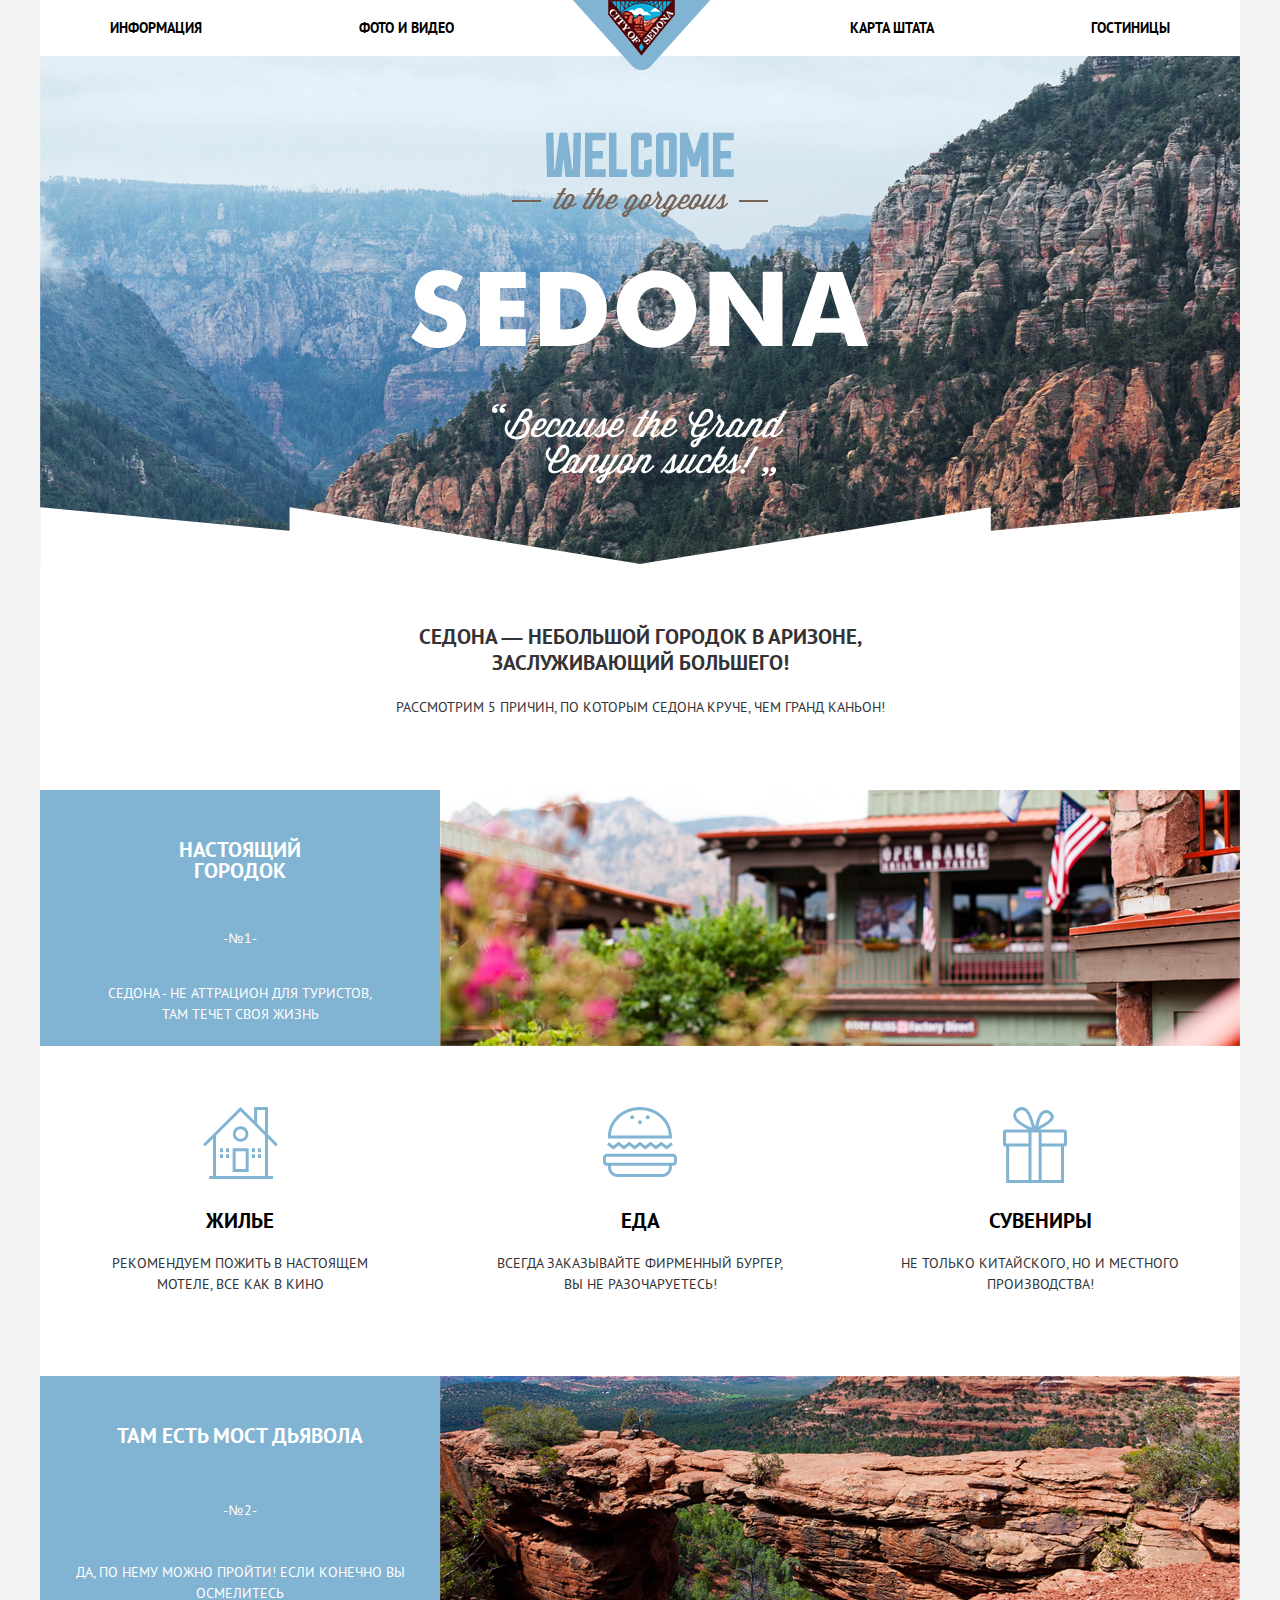
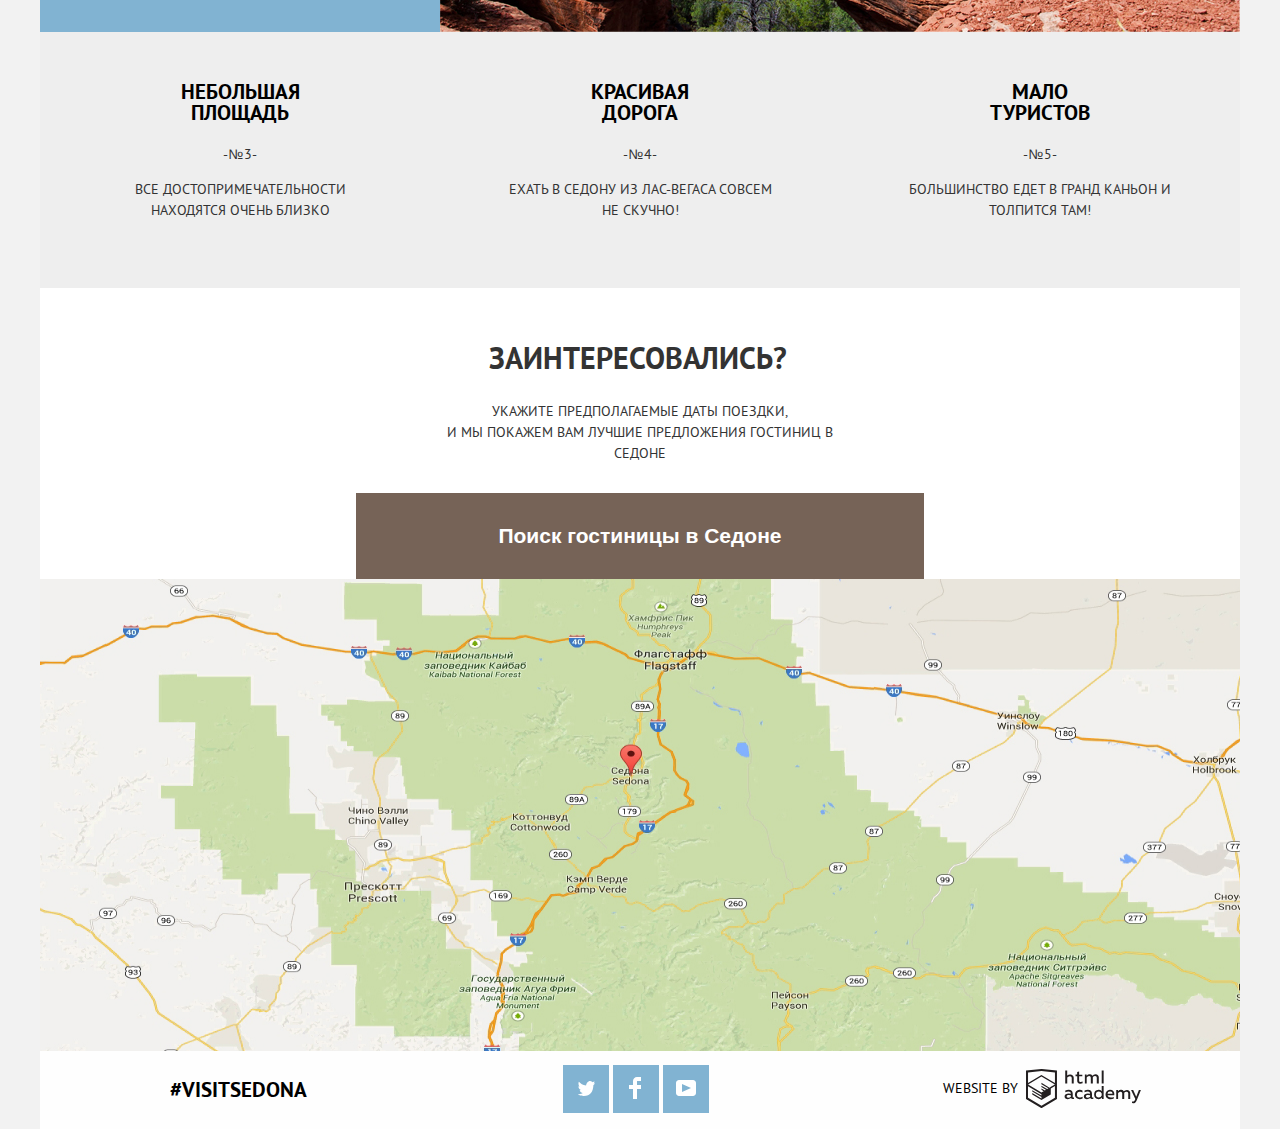
<file: index.html>
<!DOCTYPE html>
<html lang="ru">
  <head>
    <meta charset="utf-8">
    <title>Седона</title>
    <link rel="stylesheet" href="css/normalize.css">
    <link rel="stylesheet" href="css/style.css">
  </head>
  <body>
    <div class="dark"></div>
    <header class="header-main">
      <a class="header-main-logo"><img src="img/img-logo.png"  width="138px" height="70px" alt="Логотип Седона"></a>
      <ul class="site-navigation">
        <li><a href="#">Информация</a></li>
        <li><a href="#">Фото и видео</a></li>
        <li><a href="#">Карта штата</a></li>
        <li><a href="catalog.html">Гостиницы</a></li>
      </ul>
    </header>
    <main>

      <header class="page-header">
        <img src="img/img-top-index.jpg"   alt="Sedona">
      </header>
      <section class="feature">
        <section class="description">
          <p>СЕДОНА — небольшой городок в Аризоне, <br> заслуживающий большего! </p>
          <p>Рассмотрим 5 причин, по которым Седона круче, чем гранд каньон!</p>
        </section>
        <ul class="feature-list">
          <li class="feature-list-town">
            <section class="feature-list-townsec">
              <h3>Настоящий <br> городок</h3>
              <p>-№1-</p>
              <p>Седона - не аттрацион для туристов,<br> там течет своя жизнь</p>
            </section>
            <img src="img/img-town.jpg" height="256px" width="800px" alt="Фото города">
          </li>
          <li class="feature-list-bridge">
            <section class="feature-list-bridgesec">
              <h3>Там есть мост дьявола</h3>
              <p>-№2-</p>
              <p>Да, по нему можно пройти! Если конечно вы осмелитесь</p>
            </section>
            <img src="img/img-bridge.jpg"  height="256px" width="800px" alt="Фото моста дьявола">
          </li>
          <li class="feature-list-area">
            <h3>Небольшая <br> площадь</h3>
            <p>-№3-</p>
            <p>Все достопримечательности <br> находятся очень близко</p>
          </li>
          <li class="feature-list-road">
            <h3>Красивая <br> дорога</h3>
            <p>-№4-</p>
            <p>Ехать в Седону из Лас-Вегаса совсем <br> не скучно!</p>
          </li>
          <li class="feature-list-people">
            <h3>Мало <br> туристов</h3>
            <p>-№5-</p>
            <p>Большинство едет в Гранд Каньон и <br>толпится там!</p>
          </li>
          <li class="advice-sec">
            <ul class="advice">
            <li class="advice-home">
              <div>
                <svg xmlns="http://www.w3.org/2000/svg" width="75" height="72" viewBox="0 0 75 72"><g fill="#81B3D2"><path d="M29.656 65.033h16V41.21h-16v23.823zm2.937-20.899h10.125V62.11H32.593V44.134z"/><path d="M72.771 39.253l2.076-2.068-9.908-9.865V0H51.127v13.567L37.5 0 .152 37.185l2.077 2.068 7.832-7.795v37.618H6.124V72h63.875v-2.924H64.94V31.458l7.831 7.795zM62.002 69.076H12.999V28.534L37.5 4.149l24.502 24.385v40.542zm0-44.682l-7.938-7.902V2.924h7.938v21.47z"/><path d="M29.906 27.08c0 4.261 3.47 7.713 7.75 7.713 4.279 0 7.75-3.452 7.75-7.713 0-4.259-3.471-7.713-7.75-7.713-4.281 0-7.75 3.454-7.75 7.713zm7.75-4.945c2.744 0 4.969 2.214 4.969 4.945 0 2.732-2.225 4.948-4.969 4.948-2.746 0-4.97-2.216-4.97-4.948 0-2.731 2.225-4.945 4.97-4.945zM17.061 41.21h3v3.919h-3zM22.999 41.21h3v3.919h-3zM17.061 47.182h3v3.919h-3zM22.999 47.182h3v3.919h-3zM48.998 41.21h3v3.919h-3zM54.936 41.21h3v3.919h-3zM48.998 47.182h3v3.919h-3zM54.936 47.182h3v3.919h-3z"/></g></svg>
              </div>
              <h3>Жилье</h3>
              <p>Рекомендуем пожить в настоящем <br>мотеле, все как в кино</p>
            </li>
            <li class="advice-food">
              <div>
                <svg xmlns="http://www.w3.org/2000/svg" width="74" height="70" viewBox="0 0 74 70"><g fill="#81B3D2"><path d="M69.854 46.71H4.051c-2.274 0-4.135 1.94-4.135 4.313v3.504c0 2.372 1.861 4.313 4.135 4.313h.93v1.053c0 5.536 4.341 10.065 9.648 10.065h44.646c5.306 0 9.648-4.529 9.648-10.065V58.84h.93c2.274 0 4.135-1.941 4.135-4.313v-3.504c0-2.373-1.86-4.313-4.134-4.313zm-3.848 13.184c0 3.871-3.019 7.021-6.73 7.021H14.629c-3.711 0-6.731-3.15-6.731-7.021v-1.053h58.107v1.053zm5.065-5.367c0 .688-.558 1.271-1.218 1.271H4.051c-.66 0-1.217-.582-1.217-1.271v-3.504c0-.688.558-1.271 1.217-1.271h65.802c.66 0 1.218.582 1.218 1.271v3.504zM15.634 38.406l5.323 4.059 5.326-4.059 5.328 4.059 5.328-4.059 5.328 4.059 5.329-4.059 5.327 4.059 5.33-4.06 5.336 4.059 6.194-4.712-1.72-2.459-4.474 3.403-5.336-4.057-5.33 4.056-5.327-4.057-5.329 4.057-5.328-4.057-5.328 4.057-5.328-4.057-5.325 4.057-5.323-4.057-5.327 4.057-4.467-3.401-1.721 2.457 6.188 4.714zM7.978 31.544H68.855c.041-.619.069-1.241.069-1.87 0-.394-.016-.783-.032-1.173C68.227 12.657 54.186 0 36.952 0 19.719 0 5.677 12.657 5.013 28.501c-.017.39-.032.78-.032 1.173 0 .629.028 1.251.07 1.87h2.927zM36.952 3.043c15.591 0 28.35 11.316 29.021 25.458H7.931c.673-14.142 13.43-25.458 29.021-25.458z"/><ellipse cx="36.952" cy="15.26" rx="1.945" ry="2.03"/><ellipse cx="29.172" cy="10.23" rx="1.946" ry="2.03"/><ellipse cx="44.732" cy="10.23" rx="1.946" ry="2.03"/></g></svg>
              </div>
              <h3>Еда</h3>
              <p>Всегда заказывайте фирменный бургер,<br> вы не разочаруетесь!</p>
            </li>
            <li class="advice-gifts">
              <div>
                <svg xmlns="http://www.w3.org/2000/svg" width="64" height="76" viewBox="0 0 64 76"><path fill-rule="evenodd" clip-rule="evenodd" fill="#81B3D2" d="M61.097 22.501H36.312C50.125 15.602 51.229 11.25 50.72 8.816c-1.162-3.963-5.692-7.023-10.002-5.407-5.569 2.089-7.137 10.388-8.644 16.387-1.924-6.07-3.784-13.814-8.136-17.737C22.677.921 20.843-.205 18.175.031c-4.026.356-9.802 5.382-7.458 10.981 2.251 5.378 9.687 8.777 14.578 11.489H2.879A2.882 2.882 0 0 0 0 25.37v11.322a2.882 2.882 0 0 0 2.879 2.869h.274V76h57.841V39.561h.103a2.882 2.882 0 0 0 2.88-2.869V25.37a2.882 2.882 0 0 0-2.88-2.869zM42.413 5.944c2.103-.31 4.982 1.299 5.255 3.209.393 2.756-3.4 5.255-5.086 6.421-2.523 1.744-4.928 2.643-7.287 4.055.884-3.69 2.549-13.011 7.118-13.685zm-22.882 9.968c-2.225-1.485-6.544-4.431-6.44-7.771.112-3.595 5.743-6.57 8.814-3.886 3.856 3.371 5.713 11.105 7.119 16.557-3.249-1.539-6.328-2.788-9.493-4.9zm5.972 57.114H6.136V39.561h19.368v33.465zm0-36.502H3.046V25.538h22.457v10.986zm10.157 0v36.503h-7.174V25.538h7.174v10.986zm22.351 36.502H38.644V39.561h19.367v33.465zm2.92-36.502H38.644V25.538h22.287v10.986z"/></svg>
              </div>
              <h3>Сувениры</h3>
              <p>Не только китайского, но и местного <br> производства!</p>
            </li>
          </ul>
          </li>
        </ul>
      </section>
      <section class="offer-text">
          <p>Заинтересовались?</p>
          <p>Укажите предполагаемые даты поездки,<br> и мы покажем Вам лучшие предложения гостиниц в Седоне</p>
          <button class="search" href="#">Поиск гостиницы в Седоне</button>
          <form class="form-offer" action="post" method="https://echo.htmlacademy.ru">
                <div class="date-arrival">
                  <label>Дата заезда</label>
                  <input type="text" name="date-arrival" id="date-arrival" placeholder="24 апреля 2017">
                  <a class="calendar" href="#"><span class="visually-hidden">Иконка календаря</span><svg xmlns="http://www.w3.org/2000/svg" width="21" height="22" viewBox="0 0 21 22"><path d="M19.251 2.025h-2.845V.648c0-.381-.294-.689-.656-.689-.363 0-.656.308-.656.689v1.377h-3.938V.648c0-.381-.294-.689-.655-.689-.363 0-.657.308-.657.689v1.377H5.906V.648c0-.381-.294-.689-.656-.689-.363 0-.657.308-.657.689v1.377H1.75C.784 2.025 0 2.847 0 3.862v16.302C0 21.179.784 22 1.75 22h17.501c.966 0 1.749-.821 1.749-1.836V3.862c0-1.015-.783-1.837-1.749-1.837zm.437 18.139a.448.448 0 0 1-.437.459H1.75a.45.45 0 0 1-.438-.459V3.862a.45.45 0 0 1 .438-.459h2.844v1.378c0 .381.294.689.657.689.362 0 .656-.308.656-.689V3.403h3.938v1.378c0 .381.294.689.657.689.361 0 .655-.308.655-.689V3.403h3.938v1.378c0 .381.293.689.656.689.362 0 .656-.308.656-.689V3.403h2.845c.241 0 .437.206.437.459v16.302z" fill="#a9a9a9"/><path d="M4.594 8.225h2.625v2.066H4.594zM4.594 11.668h2.625v2.067H4.594zM4.594 15.112h2.625v2.066H4.594zM9.188 15.112h2.625v2.066H9.188zM9.188 11.668h2.625v2.067H9.188zM9.188 8.225h2.625v2.066H9.188zM13.781 15.112h2.625v2.066h-2.625zM13.781 11.668h2.625v2.067h-2.625zM13.781 8.225h2.625v2.066h-2.625z" fill="#a9a9a9"/></svg></a>
                </div>
                <div class="date-leaving">
                  <label for="date-leaving">Дата выезда</label>
                  <input type="text" name="date-leaving" id="date-leaving" placeholder="4 июля 2017">
                  <a class="calendar" href="#"><span class="visually-hidden">Иконка календаря</span><svg xmlns="http://www.w3.org/2000/svg" width="21" height="22" viewBox="0 0 21 22"><path d="M19.251 2.025h-2.845V.648c0-.381-.294-.689-.656-.689-.363 0-.656.308-.656.689v1.377h-3.938V.648c0-.381-.294-.689-.655-.689-.363 0-.657.308-.657.689v1.377H5.906V.648c0-.381-.294-.689-.656-.689-.363 0-.657.308-.657.689v1.377H1.75C.784 2.025 0 2.847 0 3.862v16.302C0 21.179.784 22 1.75 22h17.501c.966 0 1.749-.821 1.749-1.836V3.862c0-1.015-.783-1.837-1.749-1.837zm.437 18.139a.448.448 0 0 1-.437.459H1.75a.45.45 0 0 1-.438-.459V3.862a.45.45 0 0 1 .438-.459h2.844v1.378c0 .381.294.689.657.689.362 0 .656-.308.656-.689V3.403h3.938v1.378c0 .381.294.689.657.689.361 0 .655-.308.655-.689V3.403h3.938v1.378c0 .381.293.689.656.689.362 0 .656-.308.656-.689V3.403h2.845c.241 0 .437.206.437.459v16.302z" fill="#a9a9a9"/><path d="M4.594 8.225h2.625v2.066H4.594zM4.594 11.668h2.625v2.067H4.594zM4.594 15.112h2.625v2.066H4.594zM9.188 15.112h2.625v2.066H9.188zM9.188 11.668h2.625v2.067H9.188zM9.188 8.225h2.625v2.066H9.188zM13.781 15.112h2.625v2.066h-2.625zM13.781 11.668h2.625v2.067h-2.625zM13.781 8.225h2.625v2.066h-2.625z" fill="#a9a9a9"/></svg></a>
                </div>
                <div class="numbers">
                  <label for="number-adults">Взрослые</label>
                  <input type="number" name="number-adults" id="number-adults" min="1" step="1">
                  <label for="number-kids">Дети</label>
                  <input type="number" name="number-kids" id="number-kids" min="1" step="1">
                </div>
            <button class="offer-find" type="submit">Найти</button>
          </form>
      </section>
      <section class="map">
        <iframe class="map-img" src="https://www.google.com/maps/embed?pb=!1m18!1m12!1m3!1d512182.4600303393!2d-111.98030610257045!3d34.82949392769243!2m3!1f0!2f0!3f0!3m2!1i1024!2i768!4f13.1!3m3!1m2!1s0x872da132f942b00d%3A0x5548c523fa6c8efd!2z0KHQtdC00L7QvdCwLCDQkNGA0LjQt9C-0L3QsCA4NjMzNiwg0KHQqNCQ!5e0!3m2!1sru!2sru!4v1518364342870" width="1200px" height="472px" frameborder="0" style="border:0" allowfullscreen></iframe>
        <img  src="img/img-map.jpg" height="472px" width="1200px" alt="Карта">
      </section>

    </main>
    <footer class="main-footer">
      <a href="#">#visitsedona</a>
      <ul class="social">
        <li class="social-button">
          <a href="#"><span class="visually-hidden">твиттер</span>
            <div class="button-tw">
              <svg xmlns="http://www.w3.org/2000/svg" xmlns:xlink="http://www.w3.org/1999/xlink" width="17" height="15" viewBox="0 0 17 15"><path fill="#FFF" d="M10.95.144c1.685-.496 2.984.27 3.577 1.179.673-.231 1.331-.481 2.011-.708a2.345 2.345 0 0 1-.857 1.768c.685.17 1.304-.491 1.304-.491-.169 1-1.006 1.788-1.563 2.024-.231 6.75-3.175 11.217-10.077 11.082h-.446c-.41 0-4.164-.46-4.898-1.887 2.271.196 3.893-.422 4.693-1.177-.96-.3-2.679-.477-2.979-2.95.349.106.564.228 1.19.119C1.705 8.247.374 7.53.448 5.33c.285.328 1.067.536 1.34.472C1.085 5.561-.182 2.442.894.85c1.818 1.854 3.735 3.606 7.152 3.773C8.254 2.33 9.183.793 10.95.144z"/></svg>
            </div>
          </a>
        </li>
        <li class="social-button"><a href="#"><span class="visually-hidden">фейсбук</span>
          <div class="button-fb">
            <svg version="1.1" id="Layer_2" xmlns="http://www.w3.org/2000/svg" xmlns:xlink="http://www.w3.org/1999/xlink" x="0px" y="0px"
            width="12px" height="22px" viewBox="0 0 12 22" enable-background="new 0 0 12 22" xml:space="preserve">
            <path fill="#FFFFFF" d="M12,4V0H8C5.791,0,4,1.791,4,4v4H0v4h4v10h4V12h4V8H8V4H12z"/></svg>
          </div>
        </a></li>
        <li class="social-button"><a href="#"><span class="visually-hidden">ютуб</span>
          <div class="button-yt">
            <svg xmlns="http://www.w3.org/2000/svg" xmlns:xlink="http://www.w3.org/1999/xlink" width="20" height="16" viewBox="0 0 20 16"><path fill="#FFF" d="M17 0H3C1.35 0 0 1.35 0 3v10c0 1.65 1.35 3 3 3h14c1.65 0 3-1.35 3-3V3c0-1.65-1.35-3-3-3zM6.027 11.998V4.002L15.014 8l-8.987 3.998z"/></svg>
          </div>
        </a></li>
      </ul>
      <div class="htmlacademy">
        <p>Website by</p>
        <a href="https://htmlacademy.ru/intensive/htmlcss">
          <svg id="Layer_1" data-name="Layer 1" xmlns="http://www.w3.org/2000/svg" viewBox="0 0 108.08 36.85"><title>logo-htmlacademy-small1</title><path d="M44.61,26.88a2,2,0,0,0,.55-0.1v1.33a3.25,3.25,0,0,1-1.18.21,1.67,1.67,0,0,1-1.67-1,4.84,4.84,0,0,1-3.14,1.08c-1.51,0-2.91-.83-2.91-2.55,0-2.13,2-2.79,3.71-2.79a11.08,11.08,0,0,1,2.17.25v-0.3c0-1-.76-1.77-2.19-1.77a7.42,7.42,0,0,0-3,.64v-1.7a10.21,10.21,0,0,1,3.19-.55c2.36,0,3.81,1.12,3.81,3.65v3a0.54,0.54,0,0,0,.49.59h0.17Zm-6.44-1.13A1.35,1.35,0,0,0,39.63,27h0.11a3.39,3.39,0,0,0,2.41-1V24.58a9.72,9.72,0,0,0-1.81-.21c-1,0-2.16.33-2.16,1.38h0Zm12.36-6.11a5,5,0,0,1,2.57.64V22a4.08,4.08,0,0,0-2.3-.7,2.75,2.75,0,1,0,0,5.49,5,5,0,0,0,2.43-.64v1.71a6.27,6.27,0,0,1-2.76.57A4.21,4.21,0,0,1,46,24.51q0-.21,0-0.41a4.32,4.32,0,0,1,4.18-4.46h0.38Zm12.17,7.24a2,2,0,0,0,.55-0.1v1.33a3.25,3.25,0,0,1-1.18.21,1.67,1.67,0,0,1-1.67-1,4.84,4.84,0,0,1-3.14,1.08c-1.51,0-2.91-.83-2.91-2.55,0-2.13,2-2.79,3.71-2.79a11.08,11.08,0,0,1,2.17.25v-0.3c0-1-.76-1.77-2.19-1.77a7.42,7.42,0,0,0-3,.64v-1.7a10.21,10.21,0,0,1,3.19-.55c2.36,0,3.81,1.12,3.81,3.65v3a0.54,0.54,0,0,0,.49.59h0.17Zm-6.44-1.13A1.35,1.35,0,0,0,57.73,27h0.11a3.39,3.39,0,0,0,2.41-1V24.58a9.72,9.72,0,0,0-1.81-.21c-1.06,0-2.16.33-2.16,1.38h0ZM73,16V28.2H71.35V26.88a3.88,3.88,0,0,1-3.19,1.54,4.4,4.4,0,0,1,0-8.78,3.81,3.81,0,0,1,3,1.3V16H73Zm-4.53,5.22a2.76,2.76,0,1,0,0,5.52A2.86,2.86,0,0,0,71.15,25V23A2.91,2.91,0,0,0,68.49,21.27ZM79,19.64c3.31,0,4.46,2.68,3.92,5.09H76.7c0.21,1.5,1.67,2.11,3.19,2.11a6.11,6.11,0,0,0,2.64-.59v1.6a7.14,7.14,0,0,1-3,.57C77,28.42,74.78,27,74.78,24a4.18,4.18,0,0,1,4-4.39H79Zm0.09,1.54a2.28,2.28,0,0,0-2.44,2.1v0.06H81.3A2,2,0,0,0,79.13,21.18Zm5.73,7V19.87h1.65v1a3.81,3.81,0,0,1,2.78-1.27A2.86,2.86,0,0,1,91.89,21a4.12,4.12,0,0,1,2.91-1.33A3.06,3.06,0,0,1,98,23V28.2h-1.9V23.05a1.59,1.59,0,0,0-1.42-1.75H94.42a2.8,2.8,0,0,0-2.07,1.12V28.2h-1.9V23.05A1.59,1.59,0,0,0,89,21.31H88.8a3,3,0,0,0-2.21,1.29v5.63H84.86Zm21.31-8.33h1.9l-3.91,9.46c-0.9,2.17-2.09,2.86-3.35,2.86a4.76,4.76,0,0,1-1.1-.14V30.46a2.86,2.86,0,0,0,.85.12c0.9,0,1.58-.64,2.07-1.9l0.17-.42-4-8.4h2l2.86,6.29ZM38.73,1.46V6.22a3.81,3.81,0,0,1,2.7-1.14,3.25,3.25,0,0,1,3.44,3.4v5.15H43V8.72a1.81,1.81,0,0,0-1.61-2h-0.3a2.93,2.93,0,0,0-2.32,1.39v5.52h-1.9V1.46h1.9ZM49.94,2.31v3h3V6.91h-3v3.81c0,1.1.5,1.46,1.58,1.46a4.49,4.49,0,0,0,1.69-.33v1.6A6.8,6.8,0,0,1,51,13.8a2.55,2.55,0,0,1-2.86-2.74V6.89H46.58V5.26h1.5V2.74Zm5.4,11.31V5.28H57v1A3.81,3.81,0,0,1,59.77,5a2.86,2.86,0,0,1,2.6,1.33A4.12,4.12,0,0,1,65.28,5,3.06,3.06,0,0,1,68.44,8.4v5.21h-1.9V8.46a1.59,1.59,0,0,0-1.42-1.75H64.89a2.8,2.8,0,0,0-2.07,1.12v5.78h-1.9V8.46A1.59,1.59,0,0,0,59.5,6.71H59.27A3,3,0,0,0,57.06,8v5.63H55.34ZM71.17,1.45H73V13.6H71.17V1.45ZM14.71,0H14.55L0,1.54V28.21l14.55,8.66,14.55-8.66V1.54Zm12.5,27.1L14.55,34.64,1.9,27.12V16.18l12.59,7.5V25L5.86,19.9v1.31l8.68,5.21v1.39L5.87,22.65V24l8.68,5.21,8.75-5.24V18.31L27.2,16V27.12Zm0-12.53-3.48,2-1.6,1L14.51,13v1.31L21,18.23H21l-0.14.09-1,.54-5.37-3.2V17l4.24,2.52-1,.67-3.2-1.9v1.31l2.1,1.24L14.5,22.1,2,14.65,14.51,7.11Zm0-1.32L14.49,5.76,1.91,13.25v-10L14.56,1.92,27.21,3.25v10h0Z" transform="translate(0 -0.02)" fill="#231f20"/></svg></a>
      </div>
    </footer>
    <script src="js/search.js"></script>

  </body>
</html>
</file>
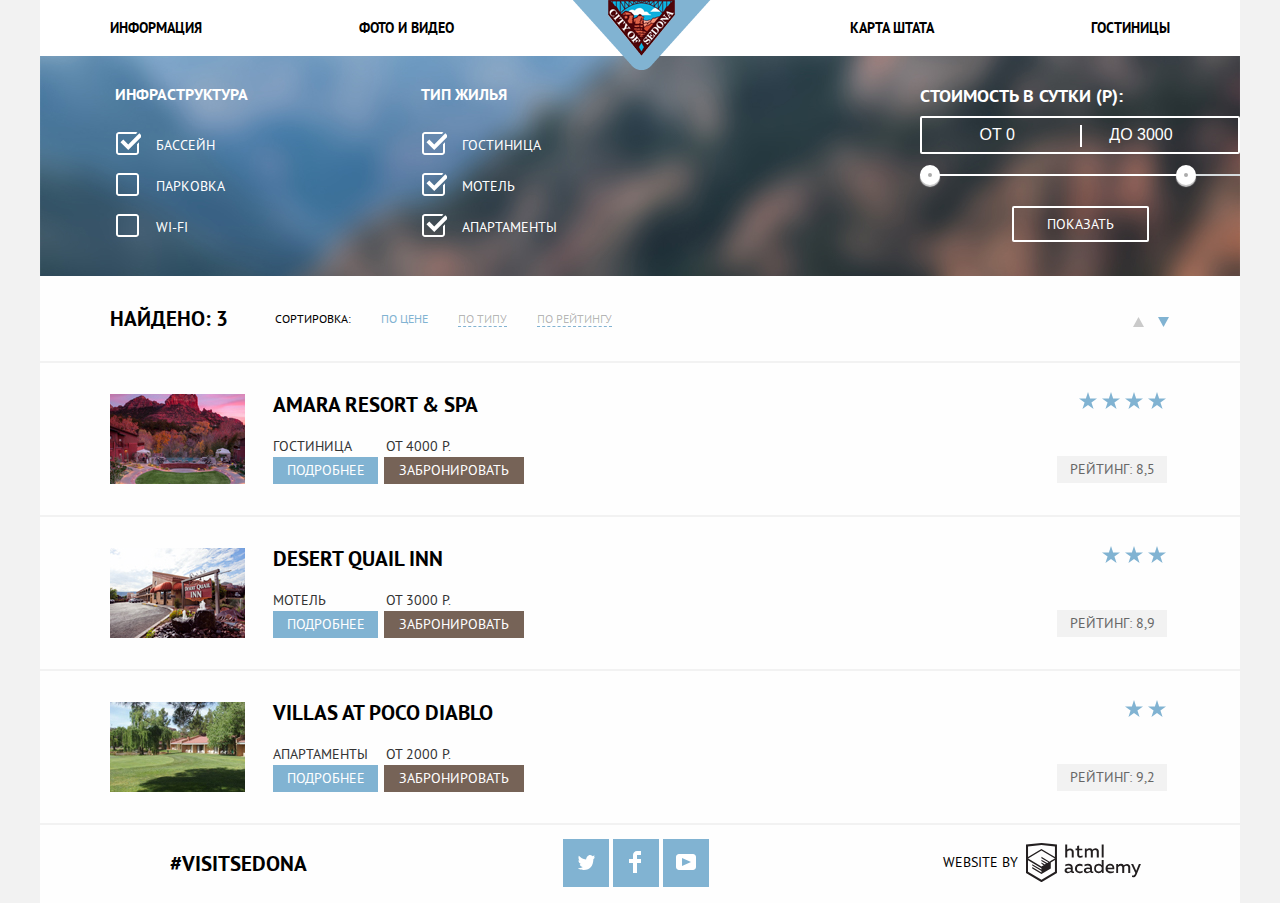
<file: catalog.html>
<!DOCTYPE html>
<html lang="ru">
  <head>
    <meta charset="UTF-8">
    <title>Гостиницы</title>
    <link rel="stylesheet" href="css/normalize.css">
    <link rel="stylesheet" href="css/style.css">
  </head>
  <body>
    <header class="header-main">
      <a class="header-main-logo" href="index.html"><img src="img/img-logo.png"  width="138px" height="70px" alt="Логотип Седона"></a>
      <ul class="site-navigation">
        <li><a href="#">Информация</a></li>
        <li><a href="#">Фото и видео</a></li>
        <li><a href="#">Карта штата</a></li>
        <li class="current"> <a>Гостиницы</a></li>
      </ul>
    </header>
    <main>
      <div class="form-filter">
      <form action="get" method="https://echo.htmlacademy.ru">
        <fieldset class="form-filter-infra">
          <legend>Инфраструктура</legend>
          <input type="checkbox" id="filter-pool" name="pool" checked>
          <label for="filter-pool">Бассейн</label>
          <input type="checkbox" id="filter-parking" name="parking">
          <label for="filter-parking">Парковка</label>
          <input type="checkbox" id="filter-wi-fi" name="wi-fi">
          <label for="filter-wi-fi">WI-FI</label>
        </fieldset>
      </form>
      <form action="get" method="https://echo.htmlacademy.ru">
        <fieldset class="form-filter-place">
          <legend>Тип жилья</legend>
          <input type="checkbox" id="filter-hotel" name="filter-hotel" checked>
          <label for="filter-hotel">Гостиница</label>
          <input type="checkbox" id="filter-motel" name="filter-motel" checked>
          <label for="filter-motel">Мотель</label>
          <input type="checkbox" id="filet-apartments" name="filet-apartments" checked>
          <label for="filet-apartments">Апартаменты</label>
        </fieldset>
      </form>
      <form method="get" action="https://echo.htmlacademy.ru">
        <fieldset class="filter-item">
          <legend>Стоимость в сутки (P):</legend>
          <div class="range-filter">
            <div class="price-controls">
              <label class="min-price"><span class="visually-hidden">от</span> <input name="min-price" type="text" placeholder=" ОТ 0"></label>
              <label class="max-price"><span class="visually-hidden"> до</span> <input name="max-price" type="text" placeholder="ДО 3000"></label>
            </div>
            <div class="range-controls">
              <div class="scale">
                <div class="bar"></div>
              </div>
              <div class="toggle toggle-min"></div>
              <div class="toggle toggle-max"></div>
            </div>
            <a href="#"> Показать </a>

          </div>
        </fieldset>
      </form>
      </div>
      <section class="hotels-sorting">
        <p>Найдено: 3</p>
        <ul class="hotels-sorting-list">
          <li>Сортировка:</li>
          <li class="sorting-button-current"><a>По цене</a></li>
          <li class="sorting-button"><a href="#">По типу</a></li>
          <li class="sorting-button"><a href="#">По рейтингу</a></li>
          <li class="sorting-button-raise" aria-label="отоброжение результатов поиска по возрастанию"><a href="#"><svg xmlns="http://www.w3.org/2000/svg" width="11" height="10" viewBox="0 0 11 10"><path fill="#cacaca" d="M5.5 0L0 10h11z"/></svg></a> </li>
          <li class="sorting-button-decrease" aria-label="отоброжение результатов поиска по убыванию"><a href="#"> <svg xmlns="http://www.w3.org/2000/svg" width="11" height="10" viewBox="0 0 11 10"><path fill="#81b3d2" d="M5.5 10L0 0h11"/></svg> </a></li>
        </ul>
      </section>
      <section class="hotels">
        <ul class="hotels-list">
          <li class="hotels-list-item">
            <img src="img/img-hotels-amara.jpg" height="90" width="135" alt="Фото Amara Resort & Spa">
            <div class="hotels-item-info">
              <h3>Amara Resort & Spa</h3>
              <div class="hotel-type">Гостиница</div>
              <div class="hotel-price">От 4000 р.</div>
              <a class="hotel-details" href="#">Подробнее</a>
              <a class="hotel-booking" href="#"> Забронировать </a>
            </div>
            <div class="stars">
              <div class="star"><svg xmlns="http://www.w3.org/2000/svg" width="18" height="17" viewBox="0 0 18 17"><path fill="#81B3D2" d="M9.002 0l2.126 6.494h6.877l-5.564 4.012L14.566 17l-5.564-4.013L3.438 17l2.126-6.494L0 6.494h6.878z"/></svg></div>
              <div class="star"><svg xmlns="http://www.w3.org/2000/svg" width="18" height="17" viewBox="0 0 18 17"><path fill="#81B3D2" d="M9.002 0l2.126 6.494h6.877l-5.564 4.012L14.566 17l-5.564-4.013L3.438 17l2.126-6.494L0 6.494h6.878z"/></svg></div>
              <div class="star"><svg xmlns="http://www.w3.org/2000/svg" width="18" height="17" viewBox="0 0 18 17"><path fill="#81B3D2" d="M9.002 0l2.126 6.494h6.877l-5.564 4.012L14.566 17l-5.564-4.013L3.438 17l2.126-6.494L0 6.494h6.878z"/></svg></div>
              <div class="star"><svg xmlns="http://www.w3.org/2000/svg" width="18" height="17" viewBox="0 0 18 17"><path fill="#81B3D2" d="M9.002 0l2.126 6.494h6.877l-5.564 4.012L14.566 17l-5.564-4.013L3.438 17l2.126-6.494L0 6.494h6.878z"/></svg></div>
            </div>
            <div class="rating">Рейтинг: 8,5</div>
          </li>
          <li class="hotels-list-item">
            <img src="img/img-hotel-desert.jpg" height="90" width="135"  alt="Фото Desert Quail Inn">
            <div class="hotels-item-info">
              <h3>Desert Quail Inn</h3>
              <div class="hotel-type">Мотель</div>
              <div class="hotel-price">От 3000 р.</div>
              <a class="hotel-details" href="#">Подробнее</a>
              <a class="hotel-booking" href="#"> Забронировать </a>
            </div>
            <div class="stars">
              <div class="star"><svg xmlns="http://www.w3.org/2000/svg" width="18" height="17" viewBox="0 0 18 17"><path fill="#81B3D2" d="M9.002 0l2.126 6.494h6.877l-5.564 4.012L14.566 17l-5.564-4.013L3.438 17l2.126-6.494L0 6.494h6.878z"/></svg></div>
              <div class="star"><svg xmlns="http://www.w3.org/2000/svg" width="18" height="17" viewBox="0 0 18 17"><path fill="#81B3D2" d="M9.002 0l2.126 6.494h6.877l-5.564 4.012L14.566 17l-5.564-4.013L3.438 17l2.126-6.494L0 6.494h6.878z"/></svg></div>
              <div class="star"><svg xmlns="http://www.w3.org/2000/svg" width="18" height="17" viewBox="0 0 18 17"><path fill="#81B3D2" d="M9.002 0l2.126 6.494h6.877l-5.564 4.012L14.566 17l-5.564-4.013L3.438 17l2.126-6.494L0 6.494h6.878z"/></svg></div>
            </div>
            <div class="rating">Рейтинг: 8,9</div>
          </li>
          <li class="hotels-list-item">
            <img src="img/img-hotel-villas.jpg" height="90" width="135"  alt="Фото Villas at Poco Diablo">
            <div class="hotels-item-info">
              <h3>Villas at Poco Diablo</h3>
              <div class="hotel-type">Апартаменты</div>
              <div class="hotel-price">От 2000 р.</div>
              <a class="hotel-details" href="#">Подробнее</a>
              <a class="hotel-booking" href="#"> Забронировать </a>
            </div>
            <div class="stars">
              <div class="star"><svg xmlns="http://www.w3.org/2000/svg" width="18" height="17" viewBox="0 0 18 17"><path fill="#81B3D2" d="M9.002 0l2.126 6.494h6.877l-5.564 4.012L14.566 17l-5.564-4.013L3.438 17l2.126-6.494L0 6.494h6.878z"/></svg></div>
              <div class="star"><svg xmlns="http://www.w3.org/2000/svg" width="18" height="17" viewBox="0 0 18 17"><path fill="#81B3D2" d="M9.002 0l2.126 6.494h6.877l-5.564 4.012L14.566 17l-5.564-4.013L3.438 17l2.126-6.494L0 6.494h6.878z"/></svg></div>
            </div>
            <div class="rating">Рейтинг: 9,2</div>
          </li>
        </ul>
      </section>
    </main>
    <footer class="main-footer">
      <a href="#">#visitsedona</a>
      <ul class="social">
        <li class="social-button">
          <a href="#"><span class="visually-hidden">твиттер</span>
            <div class="button-tw">
              <svg xmlns="http://www.w3.org/2000/svg" xmlns:xlink="http://www.w3.org/1999/xlink" width="17" height="15" viewBox="0 0 17 15"><path fill="#FFF" d="M10.95.144c1.685-.496 2.984.27 3.577 1.179.673-.231 1.331-.481 2.011-.708a2.345 2.345 0 0 1-.857 1.768c.685.17 1.304-.491 1.304-.491-.169 1-1.006 1.788-1.563 2.024-.231 6.75-3.175 11.217-10.077 11.082h-.446c-.41 0-4.164-.46-4.898-1.887 2.271.196 3.893-.422 4.693-1.177-.96-.3-2.679-.477-2.979-2.95.349.106.564.228 1.19.119C1.705 8.247.374 7.53.448 5.33c.285.328 1.067.536 1.34.472C1.085 5.561-.182 2.442.894.85c1.818 1.854 3.735 3.606 7.152 3.773C8.254 2.33 9.183.793 10.95.144z"/></svg>
            </div>
          </a>
        </li>
        <li class="social-button"><a href="#"><span class="visually-hidden">фейсбук</span>
          <div class="button-fb">
            <svg version="1.1" id="Layer_2" xmlns="http://www.w3.org/2000/svg" xmlns:xlink="http://www.w3.org/1999/xlink" x="0px" y="0px"
            width="12px" height="22px" viewBox="0 0 12 22" enable-background="new 0 0 12 22" xml:space="preserve">
            <path fill="#FFFFFF" d="M12,4V0H8C5.791,0,4,1.791,4,4v4H0v4h4v10h4V12h4V8H8V4H12z"/></svg>
          </div>
        </a></li>
        <li class="social-button"><a href="#"><span class="visually-hidden">ютуб</span>
          <div class="button-yt">
            <svg xmlns="http://www.w3.org/2000/svg" xmlns:xlink="http://www.w3.org/1999/xlink" width="20" height="16" viewBox="0 0 20 16"><path fill="#FFF" d="M17 0H3C1.35 0 0 1.35 0 3v10c0 1.65 1.35 3 3 3h14c1.65 0 3-1.35 3-3V3c0-1.65-1.35-3-3-3zM6.027 11.998V4.002L15.014 8l-8.987 3.998z"/></svg>
          </div>
        </a></li>
      </ul>
      <div class="htmlacademy">
        <p>Website by</p>
        <a href="https://htmlacademy.ru/intensive/htmlcss">
          <svg id="Layer_1" data-name="Layer 1" xmlns="http://www.w3.org/2000/svg" viewBox="0 0 108.08 36.85"><title>logo-htmlacademy-small1</title><path d="M44.61,26.88a2,2,0,0,0,.55-0.1v1.33a3.25,3.25,0,0,1-1.18.21,1.67,1.67,0,0,1-1.67-1,4.84,4.84,0,0,1-3.14,1.08c-1.51,0-2.91-.83-2.91-2.55,0-2.13,2-2.79,3.71-2.79a11.08,11.08,0,0,1,2.17.25v-0.3c0-1-.76-1.77-2.19-1.77a7.42,7.42,0,0,0-3,.64v-1.7a10.21,10.21,0,0,1,3.19-.55c2.36,0,3.81,1.12,3.81,3.65v3a0.54,0.54,0,0,0,.49.59h0.17Zm-6.44-1.13A1.35,1.35,0,0,0,39.63,27h0.11a3.39,3.39,0,0,0,2.41-1V24.58a9.72,9.72,0,0,0-1.81-.21c-1,0-2.16.33-2.16,1.38h0Zm12.36-6.11a5,5,0,0,1,2.57.64V22a4.08,4.08,0,0,0-2.3-.7,2.75,2.75,0,1,0,0,5.49,5,5,0,0,0,2.43-.64v1.71a6.27,6.27,0,0,1-2.76.57A4.21,4.21,0,0,1,46,24.51q0-.21,0-0.41a4.32,4.32,0,0,1,4.18-4.46h0.38Zm12.17,7.24a2,2,0,0,0,.55-0.1v1.33a3.25,3.25,0,0,1-1.18.21,1.67,1.67,0,0,1-1.67-1,4.84,4.84,0,0,1-3.14,1.08c-1.51,0-2.91-.83-2.91-2.55,0-2.13,2-2.79,3.71-2.79a11.08,11.08,0,0,1,2.17.25v-0.3c0-1-.76-1.77-2.19-1.77a7.42,7.42,0,0,0-3,.64v-1.7a10.21,10.21,0,0,1,3.19-.55c2.36,0,3.81,1.12,3.81,3.65v3a0.54,0.54,0,0,0,.49.59h0.17Zm-6.44-1.13A1.35,1.35,0,0,0,57.73,27h0.11a3.39,3.39,0,0,0,2.41-1V24.58a9.72,9.72,0,0,0-1.81-.21c-1.06,0-2.16.33-2.16,1.38h0ZM73,16V28.2H71.35V26.88a3.88,3.88,0,0,1-3.19,1.54,4.4,4.4,0,0,1,0-8.78,3.81,3.81,0,0,1,3,1.3V16H73Zm-4.53,5.22a2.76,2.76,0,1,0,0,5.52A2.86,2.86,0,0,0,71.15,25V23A2.91,2.91,0,0,0,68.49,21.27ZM79,19.64c3.31,0,4.46,2.68,3.92,5.09H76.7c0.21,1.5,1.67,2.11,3.19,2.11a6.11,6.11,0,0,0,2.64-.59v1.6a7.14,7.14,0,0,1-3,.57C77,28.42,74.78,27,74.78,24a4.18,4.18,0,0,1,4-4.39H79Zm0.09,1.54a2.28,2.28,0,0,0-2.44,2.1v0.06H81.3A2,2,0,0,0,79.13,21.18Zm5.73,7V19.87h1.65v1a3.81,3.81,0,0,1,2.78-1.27A2.86,2.86,0,0,1,91.89,21a4.12,4.12,0,0,1,2.91-1.33A3.06,3.06,0,0,1,98,23V28.2h-1.9V23.05a1.59,1.59,0,0,0-1.42-1.75H94.42a2.8,2.8,0,0,0-2.07,1.12V28.2h-1.9V23.05A1.59,1.59,0,0,0,89,21.31H88.8a3,3,0,0,0-2.21,1.29v5.63H84.86Zm21.31-8.33h1.9l-3.91,9.46c-0.9,2.17-2.09,2.86-3.35,2.86a4.76,4.76,0,0,1-1.1-.14V30.46a2.86,2.86,0,0,0,.85.12c0.9,0,1.58-.64,2.07-1.9l0.17-.42-4-8.4h2l2.86,6.29ZM38.73,1.46V6.22a3.81,3.81,0,0,1,2.7-1.14,3.25,3.25,0,0,1,3.44,3.4v5.15H43V8.72a1.81,1.81,0,0,0-1.61-2h-0.3a2.93,2.93,0,0,0-2.32,1.39v5.52h-1.9V1.46h1.9ZM49.94,2.31v3h3V6.91h-3v3.81c0,1.1.5,1.46,1.58,1.46a4.49,4.49,0,0,0,1.69-.33v1.6A6.8,6.8,0,0,1,51,13.8a2.55,2.55,0,0,1-2.86-2.74V6.89H46.58V5.26h1.5V2.74Zm5.4,11.31V5.28H57v1A3.81,3.81,0,0,1,59.77,5a2.86,2.86,0,0,1,2.6,1.33A4.12,4.12,0,0,1,65.28,5,3.06,3.06,0,0,1,68.44,8.4v5.21h-1.9V8.46a1.59,1.59,0,0,0-1.42-1.75H64.89a2.8,2.8,0,0,0-2.07,1.12v5.78h-1.9V8.46A1.59,1.59,0,0,0,59.5,6.71H59.27A3,3,0,0,0,57.06,8v5.63H55.34ZM71.17,1.45H73V13.6H71.17V1.45ZM14.71,0H14.55L0,1.54V28.21l14.55,8.66,14.55-8.66V1.54Zm12.5,27.1L14.55,34.64,1.9,27.12V16.18l12.59,7.5V25L5.86,19.9v1.31l8.68,5.21v1.39L5.87,22.65V24l8.68,5.21,8.75-5.24V18.31L27.2,16V27.12Zm0-12.53-3.48,2-1.6,1L14.51,13v1.31L21,18.23H21l-0.14.09-1,.54-5.37-3.2V17l4.24,2.52-1,.67-3.2-1.9v1.31l2.1,1.24L14.5,22.1,2,14.65,14.51,7.11Zm0-1.32L14.49,5.76,1.91,13.25v-10L14.56,1.92,27.21,3.25v10h0Z" transform="translate(0 -0.02)" fill="#231f20"/></svg></a>
      </div>
    </footer>
  </body>
</html>
</file>
<file: css/style.css>
@font-face {
  font-family: "PT Sans";
  src: url("../fonts/ptsans.woff2") format("woff2"),
  url("../fonts/ptsans.woff") format("woff");
  font-weight: normal;
  font-style: normal;
}

@font-face {
  font-family: "PT Sans";
  src: url("../fonts/ptsansbold.woff2") format("woff2"),
  url("../fonts/ptsansbold.woff") format("woff");
  font-weight: bold;
  font-style: normal;
}

body {
  max-width: 1200px;
  margin: 0 auto;

  font-family: 'PT Sans', Arial, sans-serif;
  font-size: 14px;
  line-height: 21px;
  color: #333333;
  text-transform: uppercase;

  background-color: #f2f2f2;
}

img {
  max-width: 100%;
}

.visually-hidden:not(:focus):not(:active),
input[type="checkbox"].visually-hidden,
input[type="radio"].visually-hidden {
  position: absolute;

  width: 1px;
  height: 1px;
  margin: -1px;
  border: 0;
  padding: 0;

  white-space: nowrap;

  clip-path: inset(100%);
  clip: rect(0 0 0 0);
  overflow: hidden;
}

ul {
  list-style: none;
}

a {
  text-decoration: none;
}

h3 {
  color: black;
}

.site-navigation {
  line-height: 26px;
  font-weight: bold;
  color: #000000;

  background-color: #ffffff;
}

.site-navigation a {
  display: block;
  color: #000;
  padding: 15px 0px;
  transition-duration: 800ms;
}

.site-navigation a:hover {
  color: #81b3d2;
}

.site-navigation a:active {
  color: rgba(0, 0, 0, 0.3);
}

.current a:hover {
 color: black;
}


.feature,
.feature-list,
.advice,
.offer {
  text-align: center;

}

.feature > p:first-of-type {
  font-weight: bold;
  line-height: 26px;
  color: #000000;
}

.feature-list h3 {
  font-size: 21px;
  width: 400px
}


.feature {
  background-color: #eee;
}

.advice,
.offer {
  background-color: #fff;
}

.feature-list-town,
.feature-list-bridge {
  color: #fff;
  background-color: #81b3d2;
}

.offer p {
  line-height: 24px;
}

.offer p:first-of-type {
  font-size: 30px;
  font-weight: bold;
  line-height: 36px;
  color: #000;
}

.search {
  font-size: 21px;
  font-weight: bold;
  line-height: 26px;
  color: #fff;
  background-color: #766357;
  height: 86px;
  width: 568px;
  position: absolute;
  bottom: 0;
  left: 50%;
  margin-left: -284px;
  border: none;
}


.offer a:hover {
  background-color: #604e43;
}

.offer a:active {
  background-color: #503e33;
  color: rgba(255, 255, 255, 0.3);
}


.offer label,
.offer input {
  font-weight: bold;
  line-height: 26px;
  color: #000;
}


.offer input:hover {
  background-color: #ebebeb;
}



.offer-find {
  font-size: 21px;
  line-height: 26px;
  color: #fff;
  background-color: #81b3d2;

}

.offer-find:hover {
  background-color: #669ec0;
}

.offer-find:active {
  background-color: #5496bd;
  color: rgba(255, 255, 255, 0.3);
}

.button-plus,
.button-minus {
  border: none;
  color: #a9a9a9;
}

.button-plus:hover,
.button-minus:hover {
  color: #000;
}

.button-plus:active,
.button-minus:active {
  color: #81b3d2;
}

.map {
  position: relative;
}
.map  iframe {
  position: relative;
  border: none;
  z-index: 3;
}

.map img {
  position: absolute;
  top: 0;
  left: 0;
  z-index: 2;

}

.main-footer a,
.main-footer p{
  color: #000;
}

.main-footer {
  background-color: rgba(255, 255, 255, 0.9);
  margin-top: -6px;
}


.form-filter {
  color: #fff;
}

.form-filter legend {
  font-size: 16px;
  line-height: 21px;
  font-weight: bold;
}

.form-filter {
  background-image: url(../img/bg-filter.jpg);
  background-position: 0 -77px;
  background-repeat: no-repeat;
}


.hotels-sorting,
.hotels-sorting ul {
  font-size: 12px;
  line-height: 18px;
  color: black;
}

.hotels-sorting p:first-of-type {
  font-size: 21px;
  line-height: 26px;
  font-weight: bold;
}

.sorting-button-current {
  color: #81b3d2;
}

.sorting-button a {
  color: rgba(0, 0, 0, 0.3);
  border-bottom: 1px dashed #81b3d2;

}

.sorting-button a:hover {
  color: #81b3d2;
}

.sorting-button a:active {
  color: black;
  border: none;
}

.sorting-button-raise {
  position: absolute;
  right: 50px;
  width: 12px;
  height: 10px;
}


.sorting-button-decrease {
  position: absolute;
  right: 25px;
  width: 12px;
  height: 10px;
}

.hotels-sorting,
.hotels {
  background-color: #fefefe;
}

.hotels-list h3 {
  font-size: 21px;
  font-weight: 26px;
}

.hotel-details {
  color: #fff;
  background-color: #81b3d2;
}

.hotel-details:hover {
  background-color: #669ec0;
}

.hotel-details:active {
  background-color: #5496bd;
  color: rgba(255, 255, 255, 0.3);
}

.hotel-booking {
  color: #fff;
  background-color: #766357;
}

.hotel-booking:hover {
  background-color: #604e43;
}

.hotel-booking:active {
  color: rgba(255, 255, 255, 0.3);
  background-color: #503e33;
}

.rating {
  color: #666;
  background-color: #f2f2f2;
  position: absolute;
  top: 93px;
  right: 73px;
  width: 110px;
  text-align: center;
  padding: 3px 0;
}

.stars {
  position: absolute;
  height: 19px;
  top: 29px;
  right: 73px;
}

.star {
  width: 19px;
  display: inline-block;
}

.header-main {
  position: relative;
  max-width: 1200px;
  height: 56px;


}

.header-main-logo {
  position: absolute;
  left: 50%;
  margin-left: -67px;

}

.site-navigation {
  width: 1060px;
  display: flex;
  justify-content: space-between;
  align-items: center;
  flex-wrap: wrap;
  padding: 0 70px;
  margin: 0;

}

.site-navigation>li:nth-of-type(2) {
  margin-right: 240px;
}

.page-header {
  width: 1200px;
  height: 508px;
  margin-bottom: 0px;

}

.description {
  background: #fff;
  max-width: 1200px;
  padding-top: 39px;
  padding-bottom: 58px;
}

.description>p:first-of-type {
  font-weight: bold;
  font-size: 21px;
  line-height: 26px;
}

.description p {
  text-align: center;
}

.feature>ul {
  padding: 0px;
}

.feature-list {
  display: flex;
  margin-top: 0;
  padding: 0;
  width: 100%;
  flex-wrap: wrap;
}


.feature-list p,
.feature-list h3 {
  text-align: center;
}

.feature-list-town {
  order: 1;
  display: flex;

  width: 1200px;
  height: 256px;
  left: 0;
  padding: 0;
}



.feature-list-townsec {
  display: flex;
  flex-wrap: wrap;
  width: 400px;
  height: 256px;



}

.feature-list-townsec>p {
  width: 400px;

}


.feature-list-townsec>h3 {
  width: 400px;
  margin-top: 49px;
  margin-bottom: 26px;
  color: #fff;
}



.advice {
  display: flex;
  padding: 0;
}


.advice>li {
  width: 400px;
  height: 330px;
  margin-right: 0px;
}

.advice-sec {
  order: 2;
}


.feature-list-bridge {
  display: flex;
  flex-direction: column;
  flex-wrap: wrap;

  width: 1200px;
  height: 256px;
  order: 3;
}

.feature-list-bridgesec {
  display: flex;
  flex-wrap: wrap;
  width: 400px;
  height: 256px;
}


.feature-list-bridgesec {
  display: flex;
  flex-wrap: wrap;
  width: 400px;
  height: 256px;



}

.feature-list-bridgesec>p {
  width: 400px;

}


.feature-list-bridgesec>h3 {
  width: 400px;
  margin-top: 49px;
  margin-bottom: 26px;
  color: #fff;
}

.feature-list-area {
  order: 4;
  height: 256px;
}

.feature-list-road {
  order: 5;
}

.feature-list-people {
  order: 6;
}


.feature-list-area>p {
  width: 400px;

}


.feature-list-area>h3 {
  width: 400px;
  margin-top: 49px;

}

.feature-list-road>p {
  width: 400px;

}


.feature-list-road>h3 {
  width: 400px;
  margin-top: 49px;
}

.feature-list-people>p {
  width: 400px;

}


.feature-list-people>h3 {
  width: 400px;
  margin-top: 49px;
}

.advice li {
  position: relative;
}

.advice-home>p {
  width: 400px;
}


.advice-home>h3 {
  width: 400px;
  margin: 164px auto 22px auto;
}

.advice li div {
  position: absolute;
  top: 61px;
  left: 163px;
}


.advice-food>p {
  width: 400px;

}


.advice-food>h3 {
  width: 400px;
  margin-top: 164px;
  margin-bottom: 22px;
}

.advice-gifts>p {
  width: 400px;

}

.advice-gifts>h3 {
  width: 400px;
  margin-top: 164px;
  margin-bottom: 22px;
}


.offer {
  position: relative;
  display: block;
  margin-top: -14px;
  padding-top: 1px;
  height: 290px;
  max-width: 1200px;
}

.main-footer {
  display: flex;
  padding-left: 130px;
  padding-right: 95px;
  align-items: center;
}

.main-footer>a {
  font-size: 21px;
  line-height: 26px;
  font-weight: bold;
  margin-right: 256px;
}


.hotels-sorting {
  max-width: 1200px;
  height: 85px;
  display: flex;
  align-items: center;
}

.hotels-sorting>p {
  width: 120px;
  margin-left: 70px;
  margin-right: 45px;
}

.hotels-sorting {
  margin-bottom: -12px;
}

.hotels-sorting-list {
  display: flex;
  width: 950px;
  padding: 0;
  align-items: center;
  position: relative;
}

.hotels-sorting-list>li {
  margin-right: 30px;
}

.hotels-sorting-list li:nth-of-type(4) {
  margin-right: 400px
}

.hotels-list {
    padding: 0;
}

.hotels-list-item {
  display: flex;
  max-width: 1200px;
  height: 150px;
  align-items: center;
  padding: 1px 70px;
  border-bottom: 2px solid rgba(242, 242, 242, 242);
  position: relative;
}

.hotels-item-info {
  margin-left: 28px;
  display: flex;
  flex-wrap: wrap;
  width: 260px;
  height: 90px;
  padding-top: 0px;
  margin-right: 520px;
}

.hotels-item-info h3 {
  margin-top: 0;
  width: 100%;
}

.hotel-type {
  width: 107px;
  margin-right: 6px;
}

.hotel-price {
  width: 140px;
}

.hotel-details {
  display: block;
  width: 105px;
  margin-right: 6px;
  padding: 3px 0px;

}

.hotel-booking {
  width: 140px;
  padding: 3px 0px;
}

.hotel-details,
.hotel-booking {
  text-align: center;
}

.hotels {
  margin-bottom: -14px;
}

.form-filter {
  display: flex;
  height: 220px;
  max-width: 1200px;
  padding-top: 28px;
  box-sizing: border-box;
}

.form-filter-infra,
.form-filter-place {
  display: flex;
  flex-wrap: wrap;
  padding-left: 73px;
  padding-top: 30px;
  box-sizing: border-box;
  border: none;
  padding-top: 30px;
}

legend {
  margin-top: 30px;
}

.form-filter-infra label,
.form-filter-place label {
  margin-bottom: 20px;
  margin-left: 41px;
  position: relative;
  cursor: pointer;
}


.form-filter-infra label::before,
.form-filter-place label::before {
  content: " ";
  width: 25px;
  height: 23px;
  background-image: url(../img/checkbox-off.svg);
  background-repeat: no-repeat;
  position: absolute;
  left: -40px;
  top: -3px;

}

.form-filter input:checked+label::before {
  background-image: url(../img/checkbox-on.svg);
}

.form-filter-infra {
  margin-right: 39px;
}

.form-filter-place {
  margin-right: 330px;
}

input[type="checkbox"] {
  display: none;
}

.visually-hidden:not(:focus):not(:active),
input[type="checkbox"].visually-hidden,
input[type="radio"].visually-hidden {
  position: absolute;

  width: 1px;
  height: 1px;
  margin: -1px;
  border: 0;
  padding: 0;

  white-space: nowrap;

  clip-path: inset(100%);
  clip: rect(0 0 0 0);
  overflow: hidden;
}


.form-offer {
  background-color: #fff;
  position: absolute;
  flex-wrap: wrap;
  width: 568px;
  left: 316px;
  bottom: -394px;
  height: 394px;
  z-index: 5;
  display: none;

}

.modal-show {
  display: flex;
  animation-name: bounce;
  animation-duration: 0.8s;
}

.modal-error {
  animation-name: shake;
  animation-duration: 0.8s;
}

@keyframes bounce {
  0% { transform: translateX(-2000px); }

  70% {transform: translateX(80px); }

  90% {transform: translateX(-20px); }

  100% {transform: translateX(0px);}
}

@keyframes shake {
  0%,
  100% {
    transform: translateX(0);
  }

  10%,
  30%,
  50%,
  70%,
  90% {
    transform: translateX(-10px);
  }

  20%,
  40%,
  60%,
  80% {
    transform: translateX(10px);
  }
}

.dark {
  height: 2730px;
  width: 1200px;
  opacity: 0.4;
  z-index: 4;
  background-color: black;
  position: absolute;
  top: 0;
  display: none;
}

.dark-show {
  display: block;
}

input {
  outline: none;
  border: none;
}

input::-webkit-input-placeholder {
  color: black; }


.form-offer label,
.form-offer input {
  display: inline-block;
}

.form-offer input {
  background-color: #f2f2f2;
}

.form-offer div {
  margin-left: 56px;
  position: relative;
}

.form-offer label {
  width: 113px;
  padding-left: 0;
  box-sizing: content-box;
}

.date-arrival {
  margin-top: 55px;
  margin-bottom: 30px;
}

.date-leaving {
  margin-bottom: 30px;
}


.date-arrival input,
.date-leaving input {
  width: 332px;
  height: 37px;
  box-sizing: content-box;
  padding-left: 13px;

}

.numbers input {
  width: 111px;
  height: 37px;
}

.offer-find {
  width: 463px;
  height: 57px;
  margin-left: 56px;
  margin-top: 55px;
  margin-bottom: 55px;
  background-color: #81b3d2;
  color: #fff;
}

.numbers label:last-of-type {
  padding-left: 52px;
  width: 61px;
}

.calendar {
  position: absolute;
  top: 7px;
  right: 9px;
}

.calendar:hover path {
  fill: #000;
}

.calendar:focus path {
  fill: #81b3d2;
}

.offer-text {
  width: 100%;
  height: 290px;
  background-color: #fff;
  position: relative;
  padding-top: 1px;
  margin-top: -14px;
}

.offer-text p:first-of-type {
  font-size: 30px;
  line-height: 36px;
  font-weight: bold;
  margin-top: 51px;
  margin-left: auto;
  margin-right: auto;
  margin-bottom: 25px;
  width: 302px;
}

.offer-text p:last-of-type {
  width: 438px;
  height: 38px;
  margin: 0 auto;
  text-align: center;
}

.social {
  width: 150px;
  height: 50px;
  padding: 0;
  margin-right: 230px;
}

.social a,
.social li {
  width: 46px;
  height: 48px;
  display: inline-block;
  background-color: #81b3d2;
}


.social-button {
  position: relative;
}

.button-tw {
  position: absolute;
  top: 16px;
  left: 15px;
}

.button-fb {
  position: absolute;
  top: 12px;
  left: 16px;
}

.button-yt {
  position: absolute;
  top: 15px;
  left: 13px;
}

.htmlacademy {
  display: flex;
}

.htmlacademy p {
  width: 75px;
  height: 13px;
  margin-top: 9px;
  margin-right: 8px;
}


.htmlacademy {
  width: 200px;
  height: 42px;
}

.htmlacademy a {
  width: 115px;
  height: 46px;
}

.filter-item {
  margin: 0;
  padding: 0;

  border: none;

}

.range-filter {
  width: 320px;
  margin-top: 8px;
}

.filter-item legend {
  font-size: 18px;
  line-height: 24px;
  text-transform: uppercase;
  font-weight: 700;
}


.price-controls {
  font-size: 0;
}



.price-controls input {
  display: inline-block;
  width: 146px;
  padding: 8px 0px;
  margin-left: 0px;


  font-family: Roboto, Arial, sans-serif;
  font-size: 16px;
  text-align: center;
  color: white;

  border: none;
  background-color: transparent;
}

.price-controls {
  border: 2px solid #fff;
  border-radius: 2px;
  position: relative;
}

.price-controls::after {
  content: " ";
  position: absolute;
  height: 22px;
  width: 2px;
  background-color: #fff;
  left: 50%;
  top: 7px;
}


.price-controls input::-webkit-input-placeholder {color:#fff;}
.price-controls input::-moz-placeholder          {color:#fff;}/* Firefox 19+ */
.price-controls input:-moz-placeholder           {color:#fff;}/* Firefox 18- */
.price-controls input:-ms-input-placeholder      {color:#fff;}

.max-price {
  text-align: right;
}

.range-controls {
  position: relative;
  width: 100%;

  height: 10px;
  margin-bottom: 22px;
  padding-top: 20px;
}

.range-controls .scale {
  height: 2px;
  width: 100%;

  background: #d7dcde;
}

.range-controls .bar {
  width: 80%;
  height: 2px;

  background: #fff;
}

.range-controls .toggle {
  position: absolute;
  top: 11px;
  left: 0;

  width: 4px;
  height: 4px;
  padding: 0;

  border: 8px solid #ffffff;
  background-color: #ababab;
  box-shadow: 0 2px 1px 0 #cfcfcf;
  border-radius: 50%;
  cursor: pointer;
}

.range-controls .toggle-min {
  left: 0px;
}

.range-controls .toggle-max {
  left: 80%;
}

.range-filter a {
  display: block;
  width: 133px;
  height: 20px;
  text-transform: uppercase;
  color: #fff;
  border: 2px solid #fff;
  border-radius: 2px;
  text-align: center;
  vertical-align: middle;
  padding: 6px 0;
  margin: 0 auto;

}
</file>
